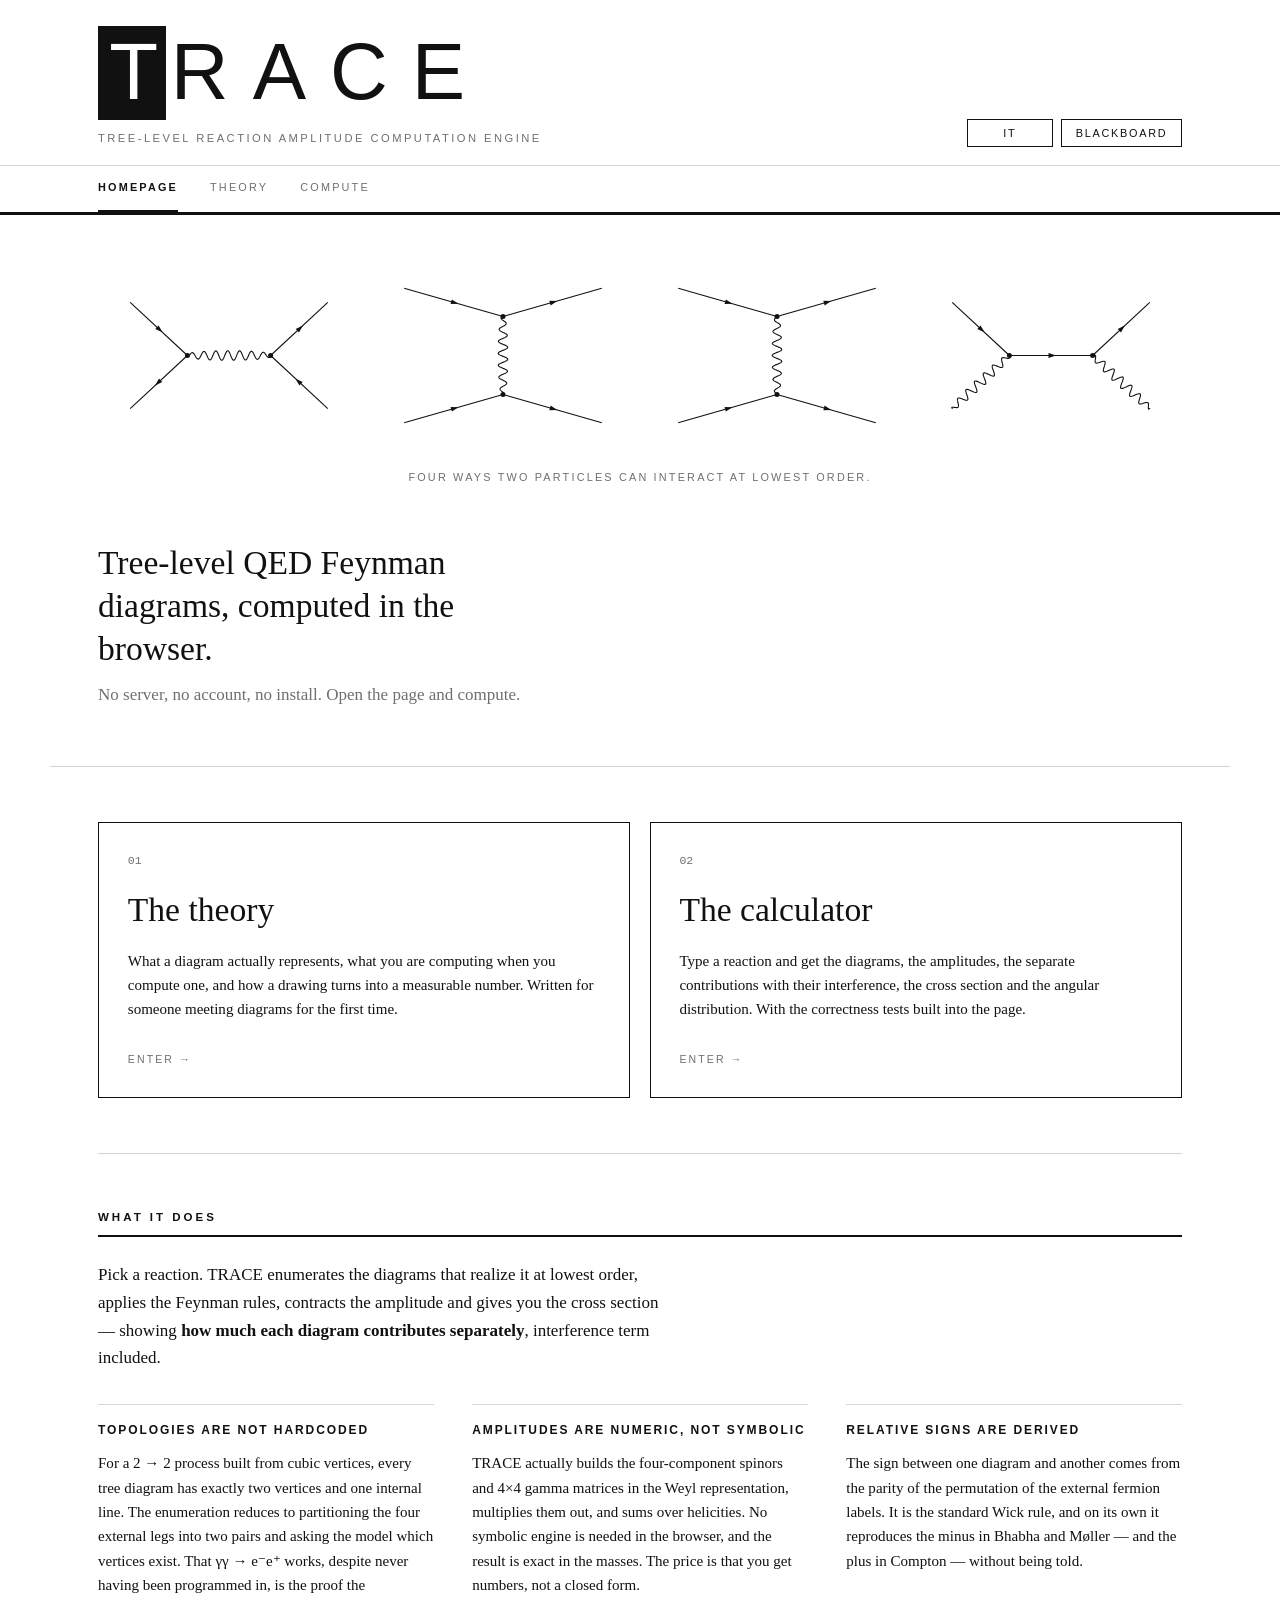
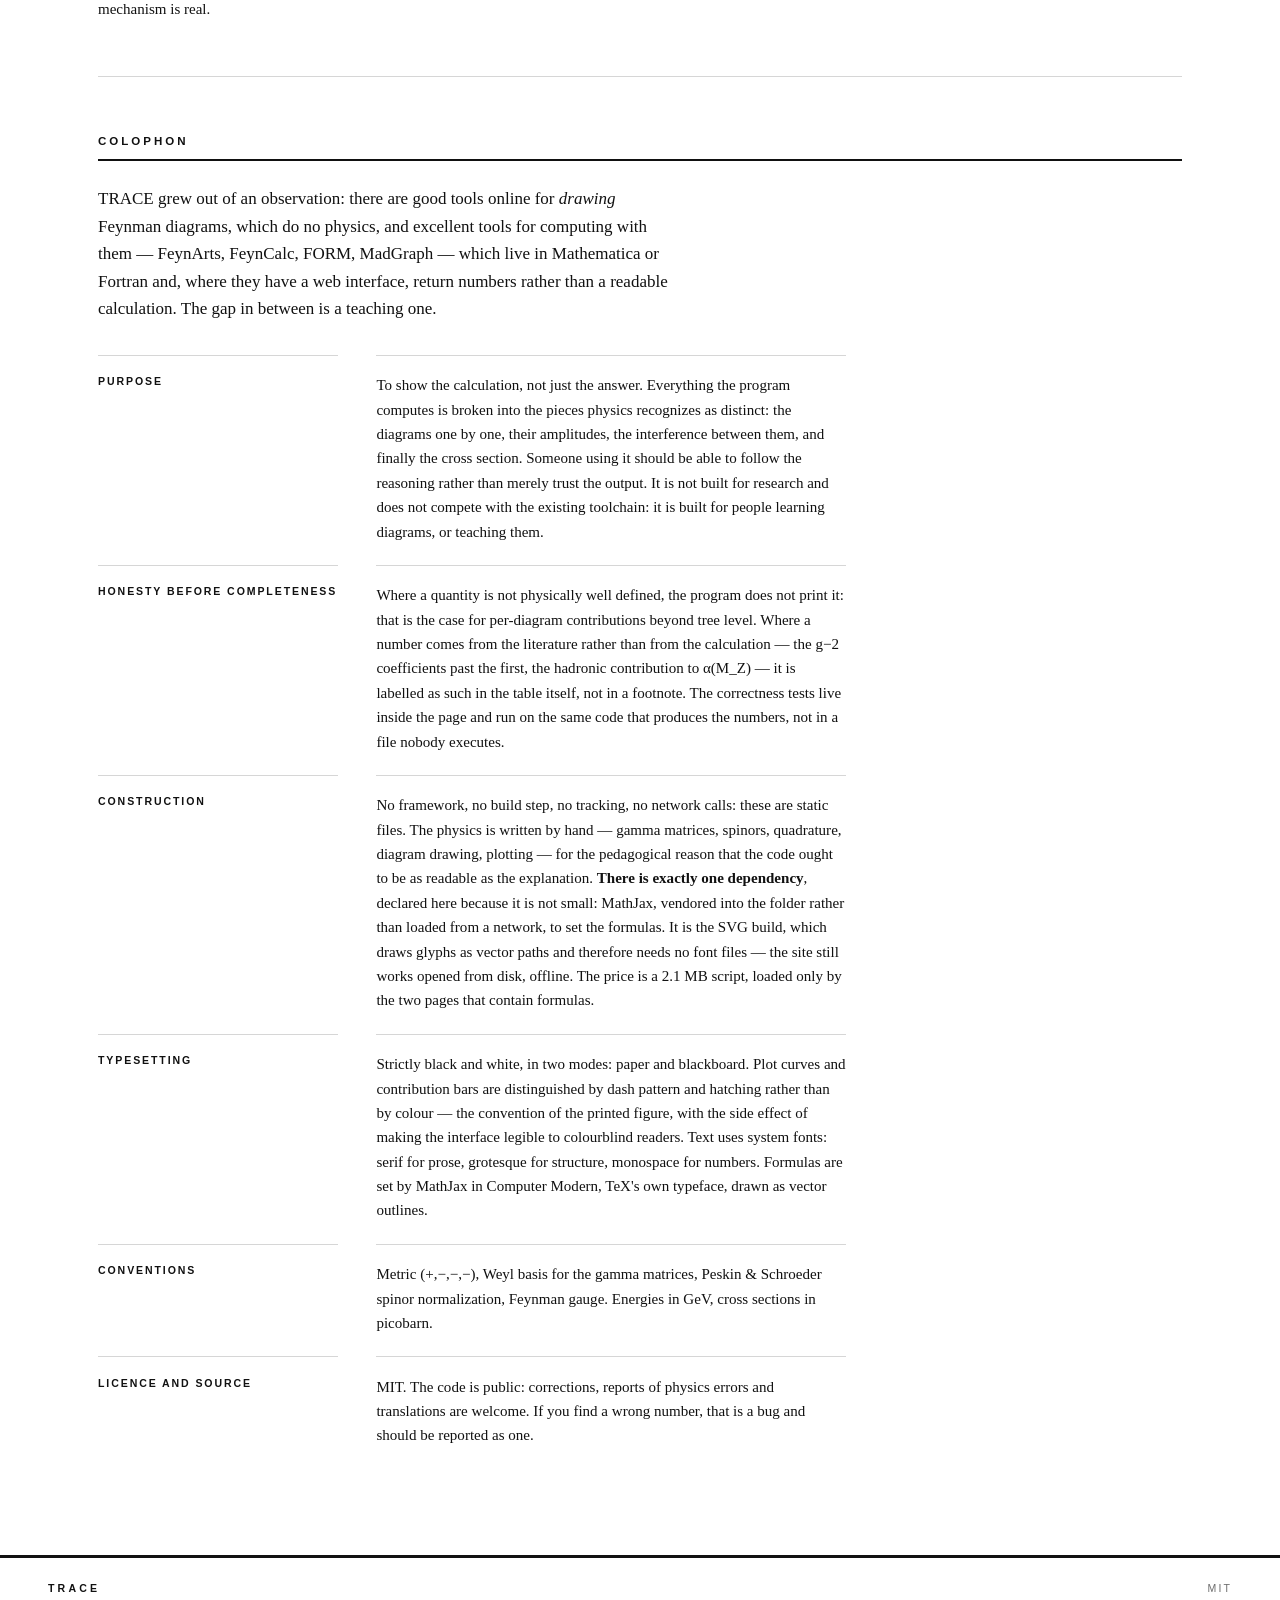
<file: index.html>
<!doctype html>
<html lang="it" data-theme="paper">
<head>
<meta charset="utf-8">
<meta name="viewport" content="width=device-width, initial-scale=1">
<title>TRACE</title>
<meta name="description" content="Tree-level QED Feynman diagrams computed in the browser: topologies, helicity amplitudes, cross sections.">
<link rel="icon" href="data:image/svg+xml;utf8,<svg xmlns='http://www.w3.org/2000/svg' viewBox='0 0 64 64'><circle cx='32' cy='32' r='32' fill='%23000'/><g stroke='%23fff' stroke-width='2.6' fill='none' stroke-linecap='round' stroke-linejoin='round'><path d='M11 19 H53'/><path d='M11 45 H53'/><path d='M32 19 L37 24 L27 30 L37 36 L27 42 L32 45'/></g><circle cx='32' cy='19' r='3.2' fill='%23fff'/><circle cx='32' cy='45' r='3.2' fill='%23fff'/></svg>">
<link rel="stylesheet" href="assets/css/trace.css">
<script>document.documentElement.dataset.theme = localStorage.getItem('trace-theme') || 'paper';</script>
</head>
<body class="page-home">

<header class="masthead">
  <div class="masthead-inner">
    <div class="brand">
      <h1 class="wordmark" data-mark="0">TRACE</h1>
      <p class="expand">Tree-level Reaction Amplitude Computation Engine</p>
    </div>
    <div class="toggles">
      <button id="langBtn" class="toggle" type="button">EN</button>
      <button id="themeBtn" class="toggle" type="button">lavagna</button>
    </div>
  </div>
  <nav class="nav">
    <div class="nav-inner">
      <a href="index.html" data-i18n="nav.home">Homepage</a>
      <a href="theory.html" data-i18n="nav.theory">Teoria</a>
      <a href="compute.html" data-i18n="nav.compute">Calcolo</a>
    </div>
  </nav>
</header>

<section class="hero">
  <div id="hero" class="hero-strip"></div>
  <p class="hero-caption" data-i18n="hero.caption"></p>
</section>

<div class="lede">
  <p class="lede-1" data-i18n="tagline"></p>
  <p class="lede-2" data-i18n="subtagline"></p>
</div>

<main>

  <section class="block">
    <div class="doors">
      <a class="door" href="theory.html">
        <span class="door-num">01</span>
        <h2 data-i18n="home.doorTheoryT"></h2>
        <p data-i18n="home.doorTheoryD"></p>
        <span class="door-go" data-i18n="home.enter"></span>
      </a>
      <a class="door" href="compute.html">
        <span class="door-num">02</span>
        <h2 data-i18n="home.doorComputeT"></h2>
        <p data-i18n="home.doorComputeD"></p>
        <span class="door-go" data-i18n="home.enter"></span>
      </a>
    </div>
  </section>

  <section class="block">
    <h2 data-i18n="sec.what"></h2>
    <p class="lead" data-i18n-html="what.lead"></p>
    <div class="triptych">
      <article>
        <h3 data-i18n="what.p1.title"></h3>
        <p data-i18n="what.p1"></p>
      </article>
      <article>
        <h3 data-i18n="what.p2.title"></h3>
        <p data-i18n="what.p2"></p>
      </article>
      <article>
        <h3 data-i18n="what.p3.title"></h3>
        <p data-i18n="what.p3"></p>
      </article>
    </div>
  </section>

  <section class="block" id="colophon">
    <h2 data-i18n="sec.colophon"></h2>
    <p class="lead" data-i18n-html="col.lead"></p>
    <dl class="colophon">
      <dt data-i18n="col.purposeT"></dt><dd data-i18n-html="col.purposeB"></dd>
      <dt data-i18n="col.honestT"></dt><dd data-i18n-html="col.honestB"></dd>
      <dt data-i18n="col.madeT"></dt><dd data-i18n-html="col.madeB"></dd>
      <dt data-i18n="col.typeT"></dt><dd data-i18n-html="col.typeB"></dd>
      <dt data-i18n="col.convT"></dt><dd data-i18n-html="col.convB"></dd>
      <dt data-i18n="col.licT"></dt><dd data-i18n-html="col.licB"></dd>
    </dl>
  </section>

</main>

<footer>
  <span class="fmark">TRACE</span>
  <span>MIT</span>
</footer>

<script src="assets/js/i18n.js"></script>
<script src="assets/js/math.js"></script>
<script src="assets/js/complex.js"></script>
<script src="assets/js/dirac.js"></script>
<script src="assets/js/model.js"></script>
<script src="assets/js/topology.js"></script>
<script src="assets/js/alpha.js"></script>
<script src="assets/js/amplitude.js"></script>
<script src="assets/js/render.js"></script>
<script src="assets/js/hero.js"></script>
<script src="assets/js/shell.js"></script>
<script>
  PAGE.onTheme = () => initHero(document.getElementById('hero'));
  document.addEventListener('DOMContentLoaded', () => {
    bootShell();
    initHero(document.getElementById('hero'));
    let rt;
    window.addEventListener('resize', () => {
      clearTimeout(rt);
      rt = setTimeout(() => initHero(document.getElementById('hero')), 150);
    });
  });
</script>
</body>
</html>
</file>
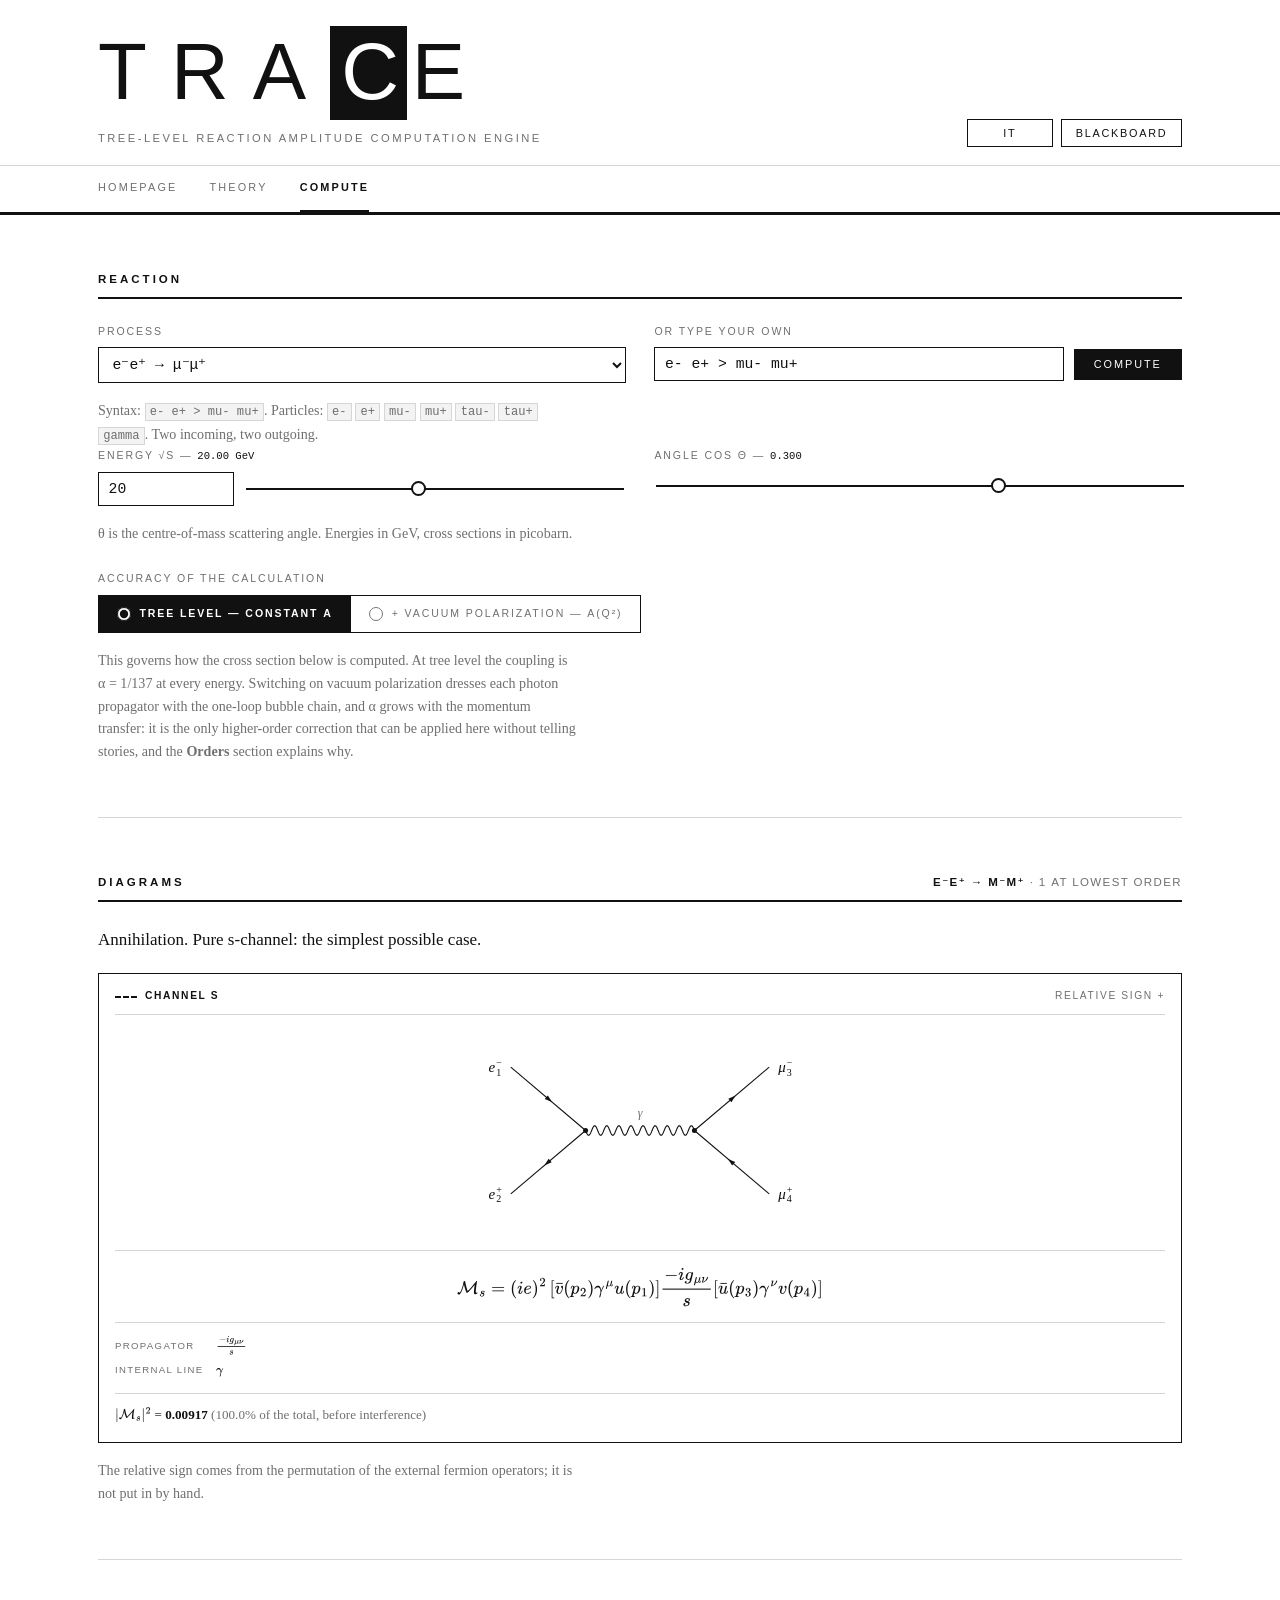
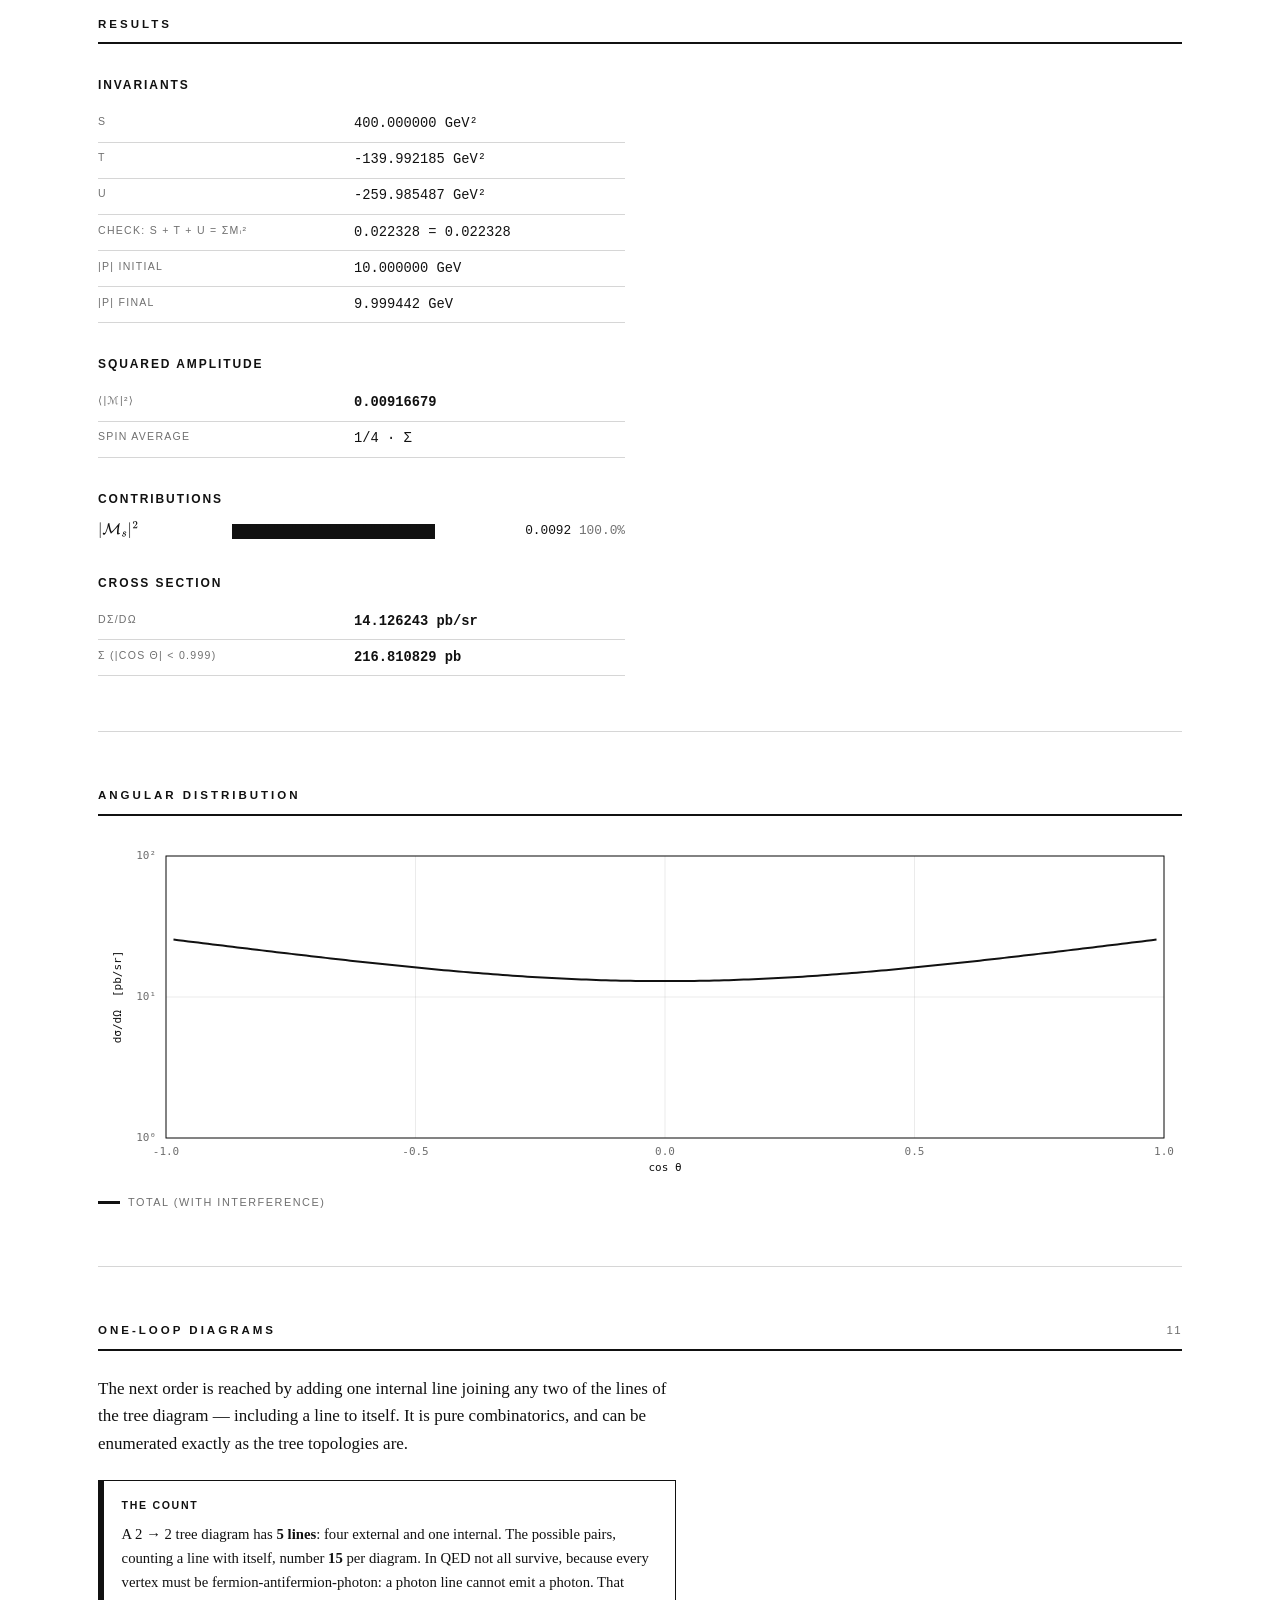
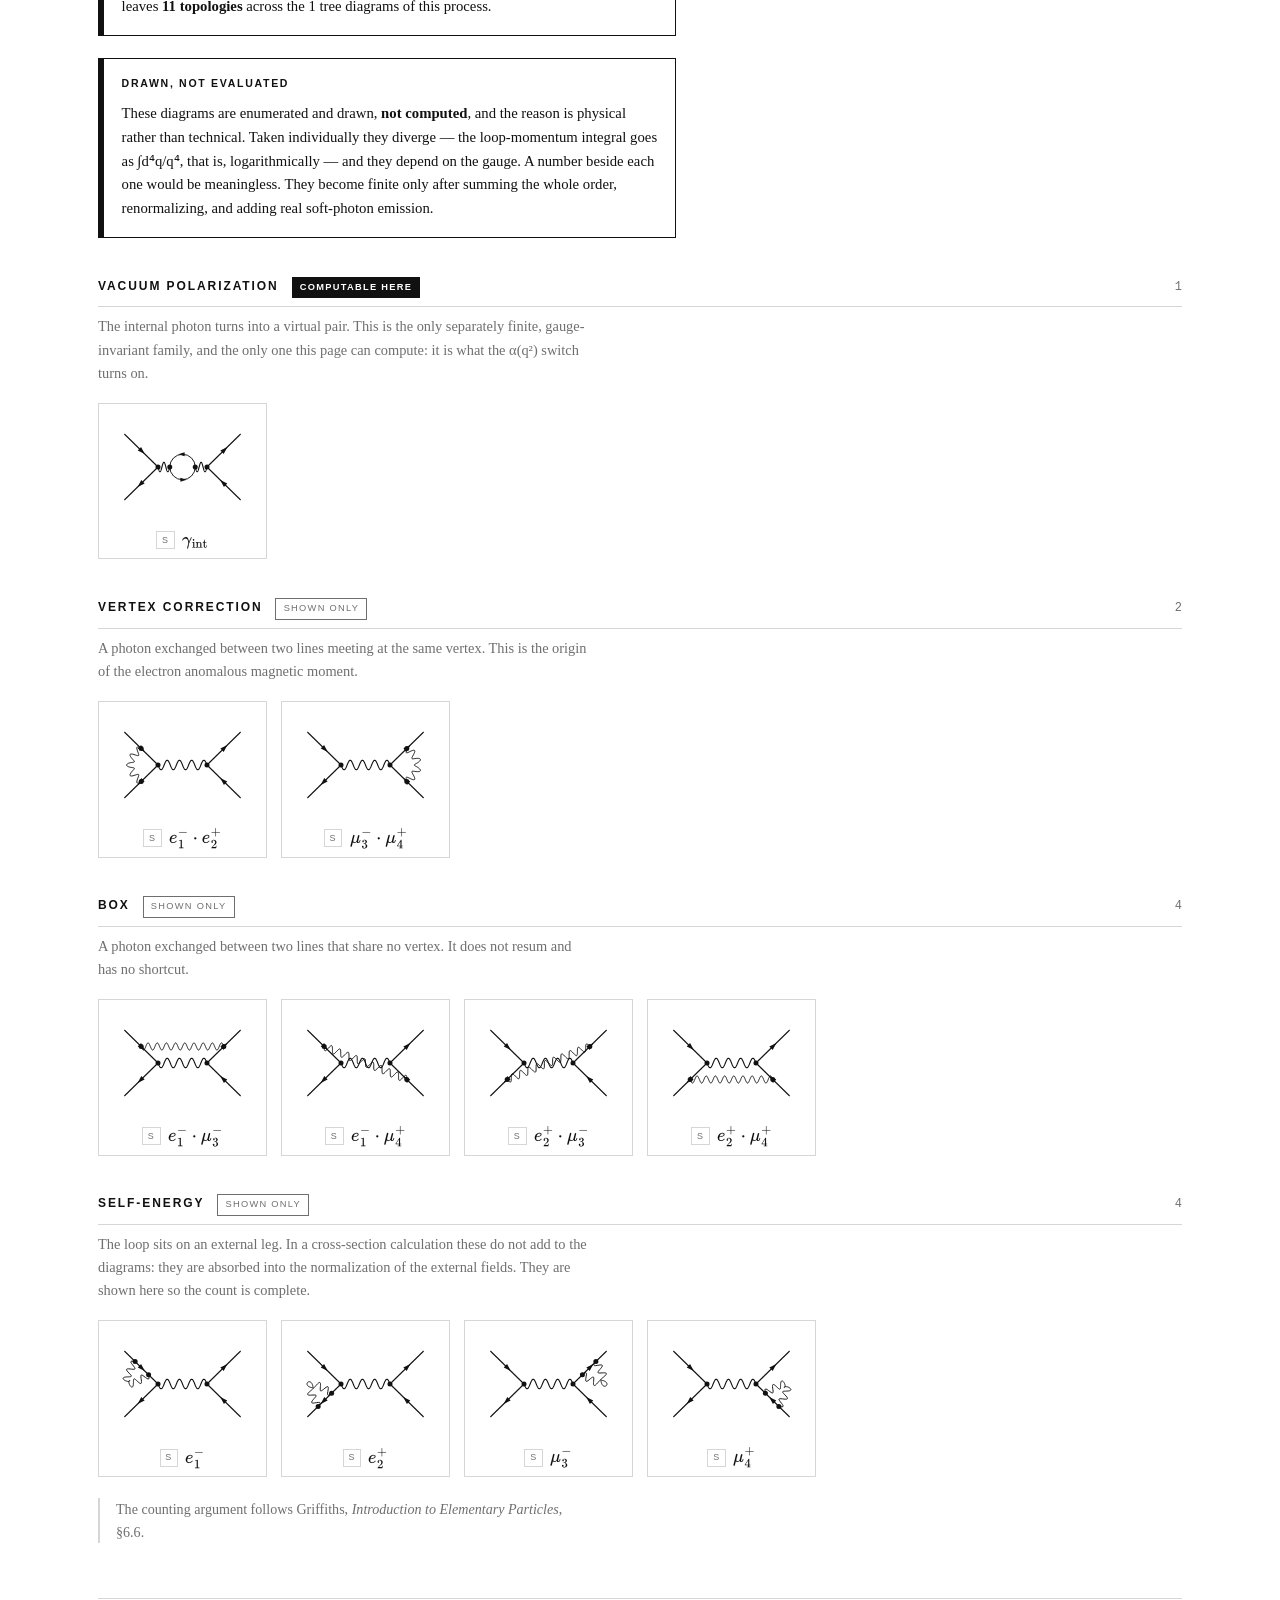
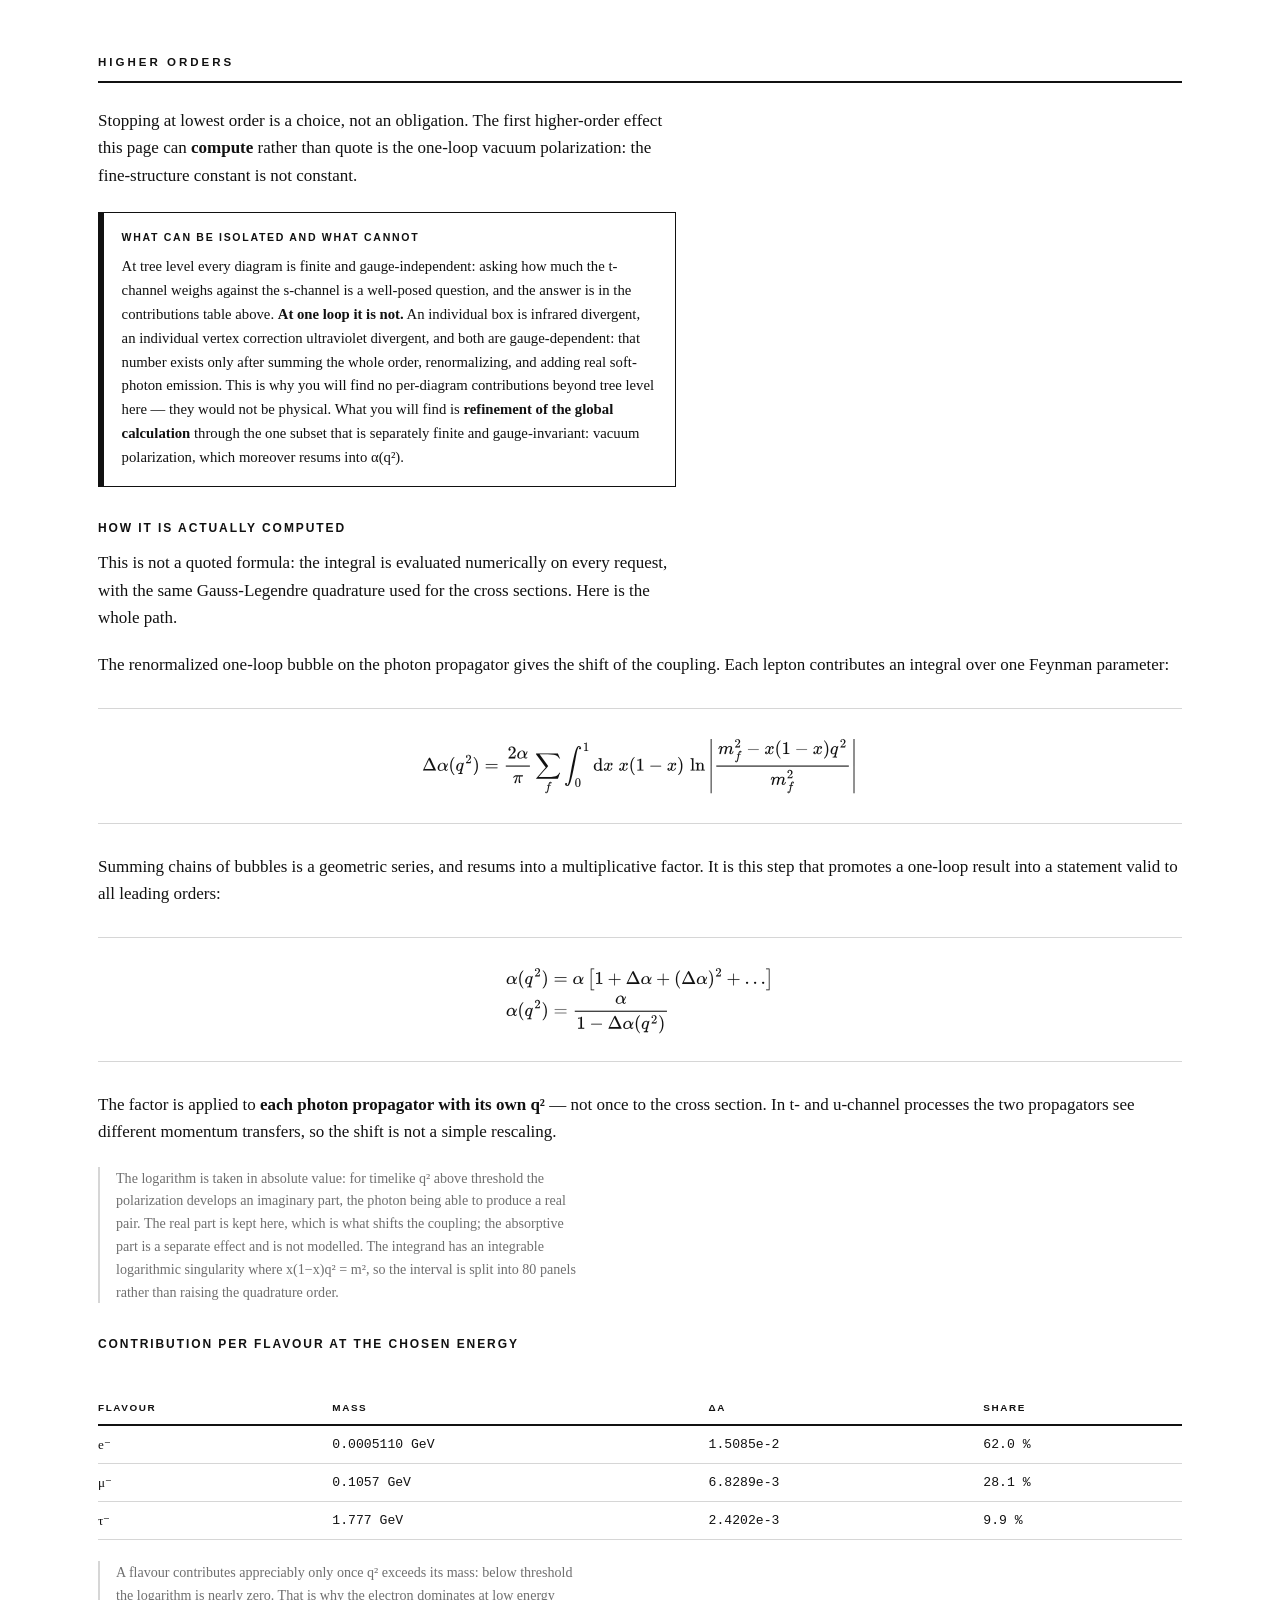
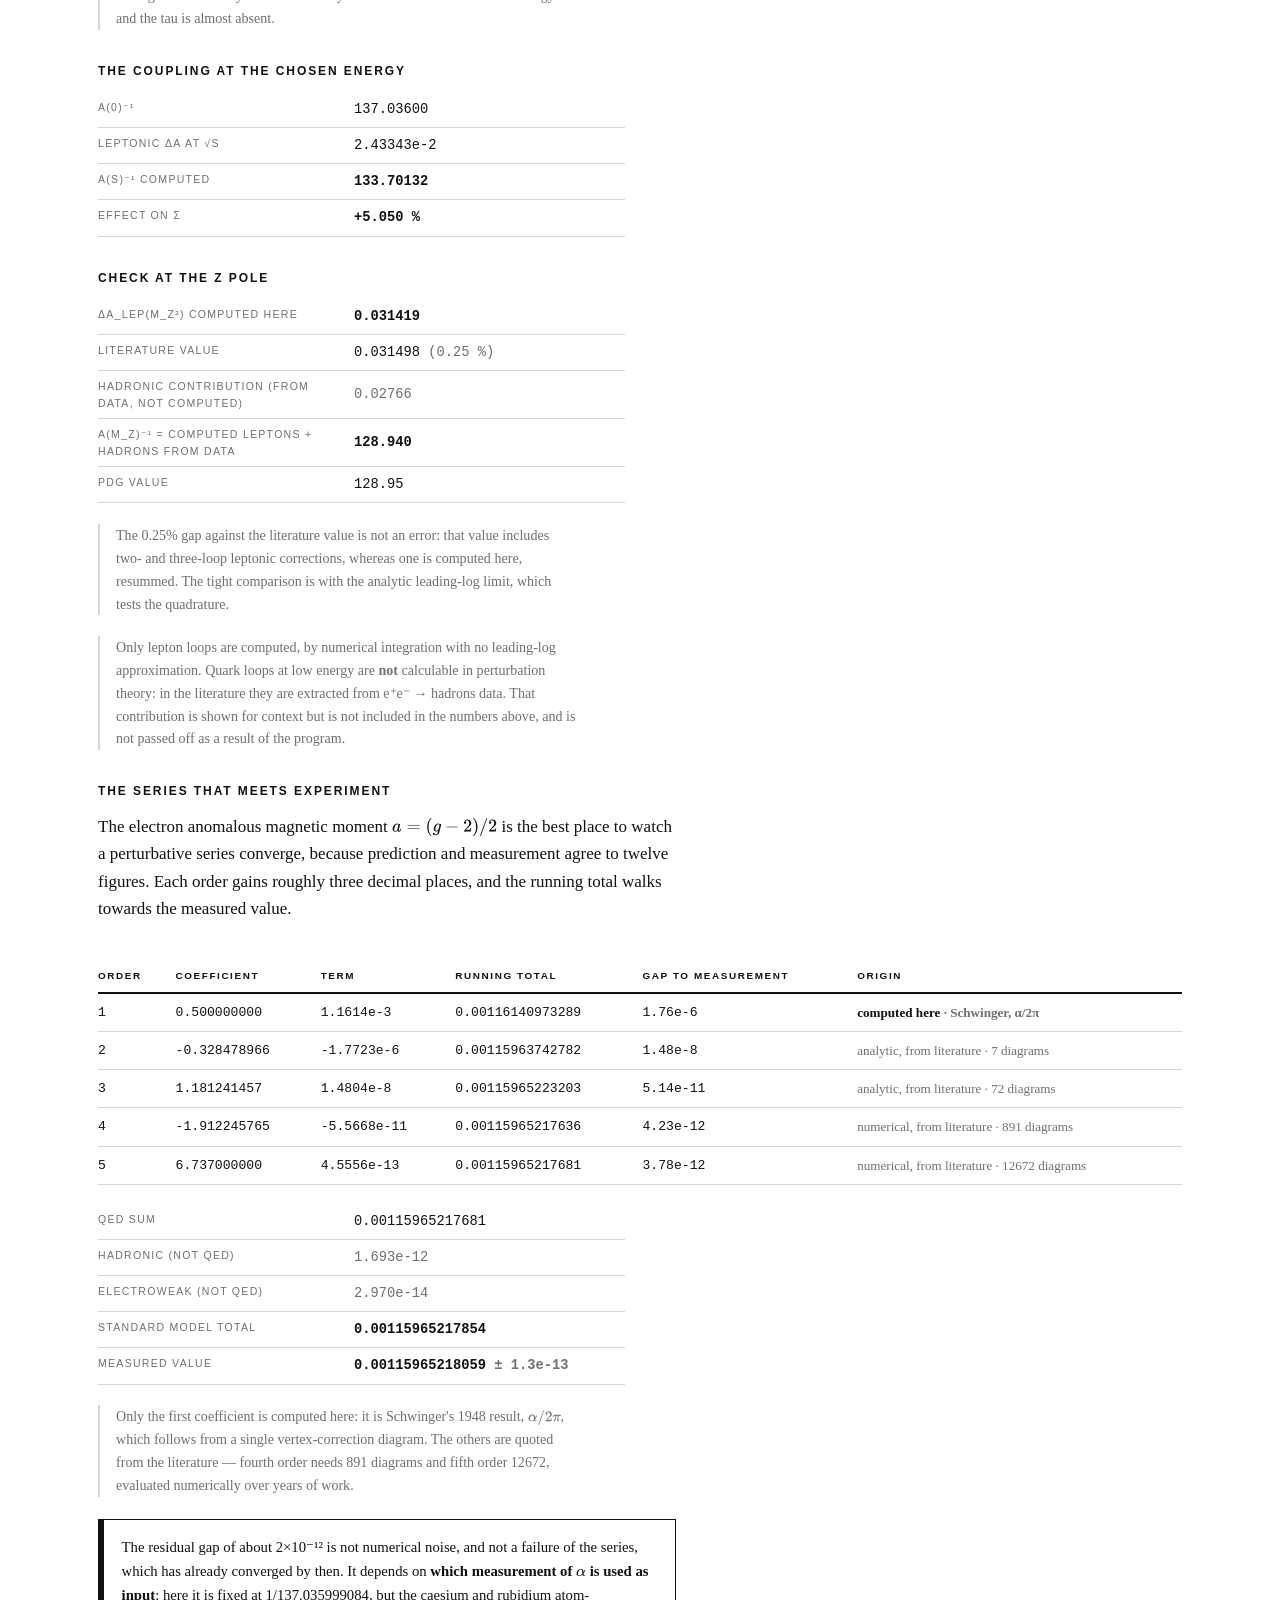
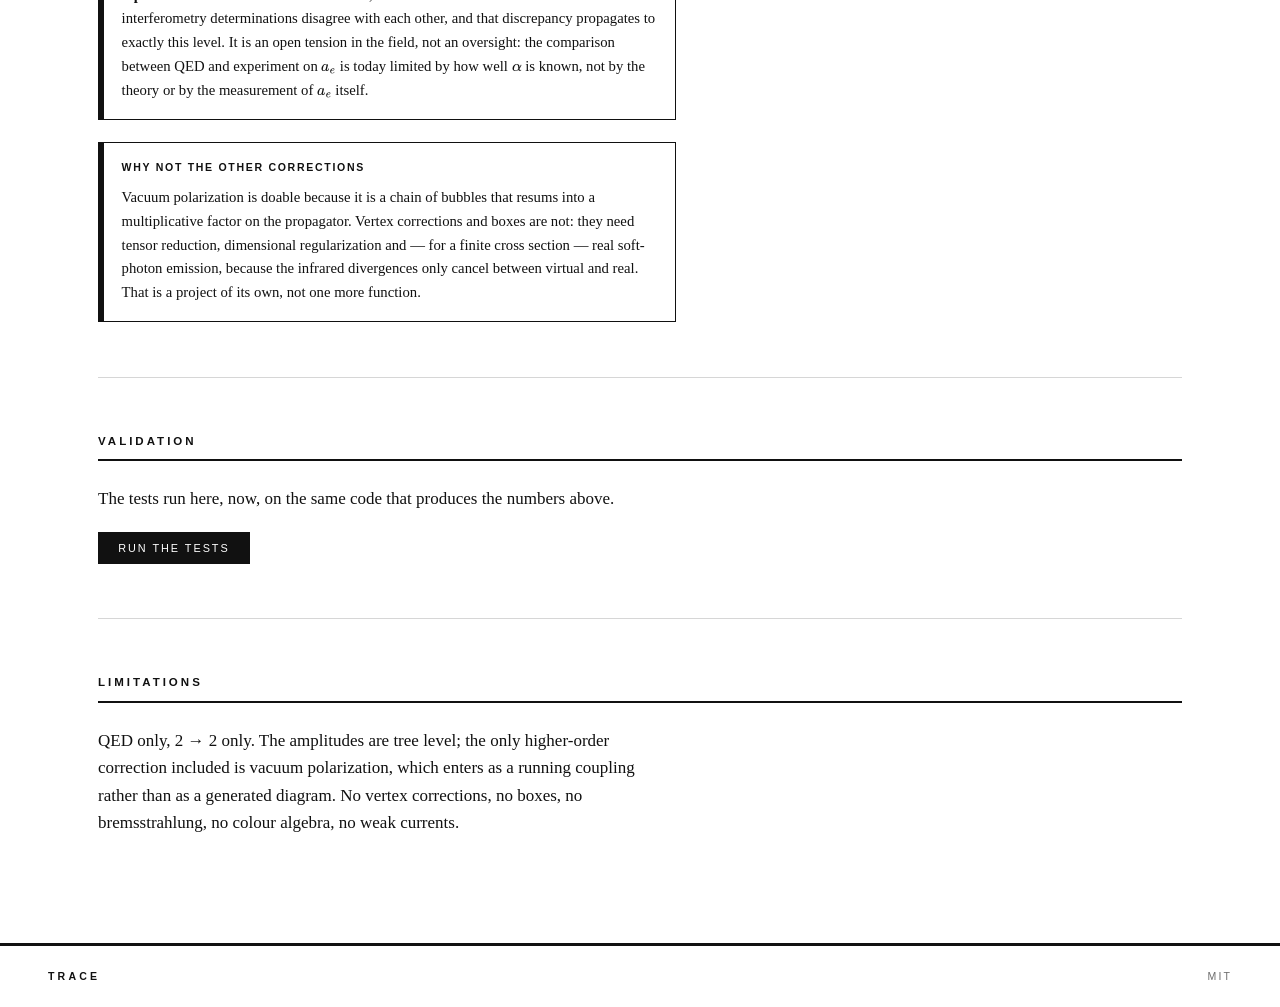
<file: compute.html>
<!doctype html>
<html lang="it" data-theme="paper">
<head>
<meta charset="utf-8">
<meta name="viewport" content="width=device-width, initial-scale=1">
<title>TRACE</title>
<meta name="description" content="Type a QED reaction and get its tree-level diagrams, amplitudes, per-diagram contributions, interference and cross section.">
<link rel="icon" href="data:image/svg+xml;utf8,<svg xmlns='http://www.w3.org/2000/svg' viewBox='0 0 64 64'><circle cx='32' cy='32' r='32' fill='%23000'/><g stroke='%23fff' stroke-width='2.6' fill='none' stroke-linecap='round' stroke-linejoin='round'><path d='M11 19 H53'/><path d='M11 45 H53'/><path d='M32 19 L37 24 L27 30 L37 36 L27 42 L32 45'/></g><circle cx='32' cy='19' r='3.2' fill='%23fff'/><circle cx='32' cy='45' r='3.2' fill='%23fff'/></svg>">
<link rel="stylesheet" href="assets/css/trace.css">
<script>document.documentElement.dataset.theme = localStorage.getItem('trace-theme') || 'paper';</script>
</head>
<body class="page-compute">

<header class="masthead">
  <div class="masthead-inner">
    <div class="brand">
      <h1 class="wordmark" data-mark="3"><a href="index.html">TRACE</a></h1>
      <p class="expand">Tree-level Reaction Amplitude Computation Engine</p>
    </div>
    <div class="toggles">
      <button id="langBtn" class="toggle" type="button">EN</button>
      <button id="themeBtn" class="toggle" type="button">lavagna</button>
    </div>
  </div>
  <nav class="nav">
    <div class="nav-inner">
      <a href="index.html" data-i18n="nav.home">Homepage</a>
      <a href="theory.html" data-i18n="nav.theory">Teoria</a>
      <a href="compute.html" data-i18n="nav.compute">Calcolo</a>
    </div>
  </nav>
</header>

<main>

  <section class="block">
    <h2 data-i18n="sec.calc"></h2>

    <div class="controls">
      <div class="ctrl">
        <label for="reaction" data-i18n="ctrl.preset"></label>
        <select id="reaction"></select>
      </div>
      <div class="ctrl wide">
        <label for="customInput" data-i18n="ctrl.custom"></label>
        <div class="inline">
          <input id="customInput" type="text" spellcheck="false" autocomplete="off" placeholder="e- e+ > mu- mu+">
          <button id="customGo" class="btn" type="button" data-i18n="ctrl.go"></button>
        </div>
      </div>
    </div>
    <p class="help" data-i18n-html="ctrl.customHelp"></p>
    <p id="customError" class="error"></p>

    <div class="controls">
      <div class="ctrl wide">
        <label for="sqrtSslider"><span data-i18n="ctrl.sqrtS"></span> — <span id="sqrtSecho" class="echo"></span></label>
        <div class="inline">
          <input id="sqrtS" type="number" step="any" min="0.001">
          <input id="sqrtSslider" class="slider" type="range" min="-0.7" max="3.7" step="0.001">
        </div>
      </div>
      <div class="ctrl wide">
        <label for="cosSlider"><span data-i18n="ctrl.cos"></span> — <span id="cosEcho" class="echo"></span></label>
        <input id="cosSlider" class="slider" type="range" min="-0.98" max="0.98" step="0.005">
      </div>
    </div>
    <p class="help" data-i18n="ctrl.hint"></p>

    <!-- The accuracy switch belongs with the inputs, not buried below the
         results: it changes every number on the page. -->
    <div class="ctrl order-ctrl">
      <label data-i18n="ctrl.order"></label>
      <div class="segmented">
        <label class="seg">
          <input type="radio" name="order" value="tree" checked>
          <span data-i18n="ctrl.orderTree"></span>
        </label>
        <label class="seg">
          <input type="radio" name="order" value="vp">
          <span data-i18n="ctrl.orderVP"></span>
        </label>
      </div>
    </div>
    <p class="help" data-i18n-html="ctrl.orderHelp"></p>
  </section>

  <section class="block">
    <h2>
      <span data-i18n="sec.diagrams"></span>
      <span class="rule-count"><b id="reactionName"></b> · <span id="ndiag">–</span> <span data-i18n="diag.order"></span></span>
    </h2>
    <p id="note" class="lead"></p>
    <div id="diagrams" class="diagram-grid"></div>
    <p class="help" data-i18n="diag.note"></p>
  </section>

  <section class="block">
    <h2 data-i18n="sec.results"></h2>
    <div id="results"></div>
  </section>

  <section class="block" id="plotwrap">
    <h2 data-i18n="sec.plot"></h2>
    <div class="plot-slot"><canvas id="plot"></canvas></div>
    <div id="legend" class="legend"></div>
  </section>

  <section class="block">
    <h2>
      <span data-i18n="sec.loops"></span>
      <span class="rule-count" id="loopCount"></span>
    </h2>
    <p class="lead" data-i18n="loops.lead"></p>
    <div id="loops"></div>
  </section>

  <section class="block">
    <h2 data-i18n="sec.orders"></h2>
    <p class="lead" data-i18n-html="orders.lead"></p>
    <div class="callout">
      <h4 data-i18n="orders.scopeTitle"></h4>
      <p data-i18n-html="orders.scopeBody"></p>
    </div>
    <div id="orders"></div>
    <div class="callout">
      <h4 data-i18n="orders.whyNot"></h4>
      <p data-i18n="orders.whyNotBody"></p>
    </div>
  </section>

  <section class="block">
    <h2 data-i18n="sec.validation"></h2>
    <p class="lead" data-i18n="val.lead"></p>
    <button id="runval" class="btn" type="button" data-i18n="val.run"></button>
    <div id="validation"></div>
  </section>

  <section class="block">
    <h2 data-i18n="sec.about"></h2>
    <p class="lead" data-i18n="about.text"></p>
  </section>

</main>

<footer>
  <span class="fmark">TRACE</span>
  <span>MIT</span>
</footer>

<script src="assets/js/i18n.js"></script>
<script src="assets/js/math.js"></script>
<script id="MathJax-script" src="assets/vendor/tex-svg.js"></script>
<script src="assets/js/complex.js"></script>
<script src="assets/js/dirac.js"></script>
<script src="assets/js/model.js"></script>
<script src="assets/js/parse.js"></script>
<script src="assets/js/kinematics.js"></script>
<script src="assets/js/topology.js"></script>
<script src="assets/js/alpha.js"></script>
<script src="assets/js/gminus2.js"></script>
<script src="assets/js/amplitude.js"></script>
<script src="assets/js/loops.js"></script>
<script src="assets/js/render.js"></script>
<script src="assets/js/plot.js"></script>
<script src="assets/js/validate.js"></script>
<script src="assets/js/shell.js"></script>
<script src="assets/js/app.js"></script>
</body>
</html>
</file>
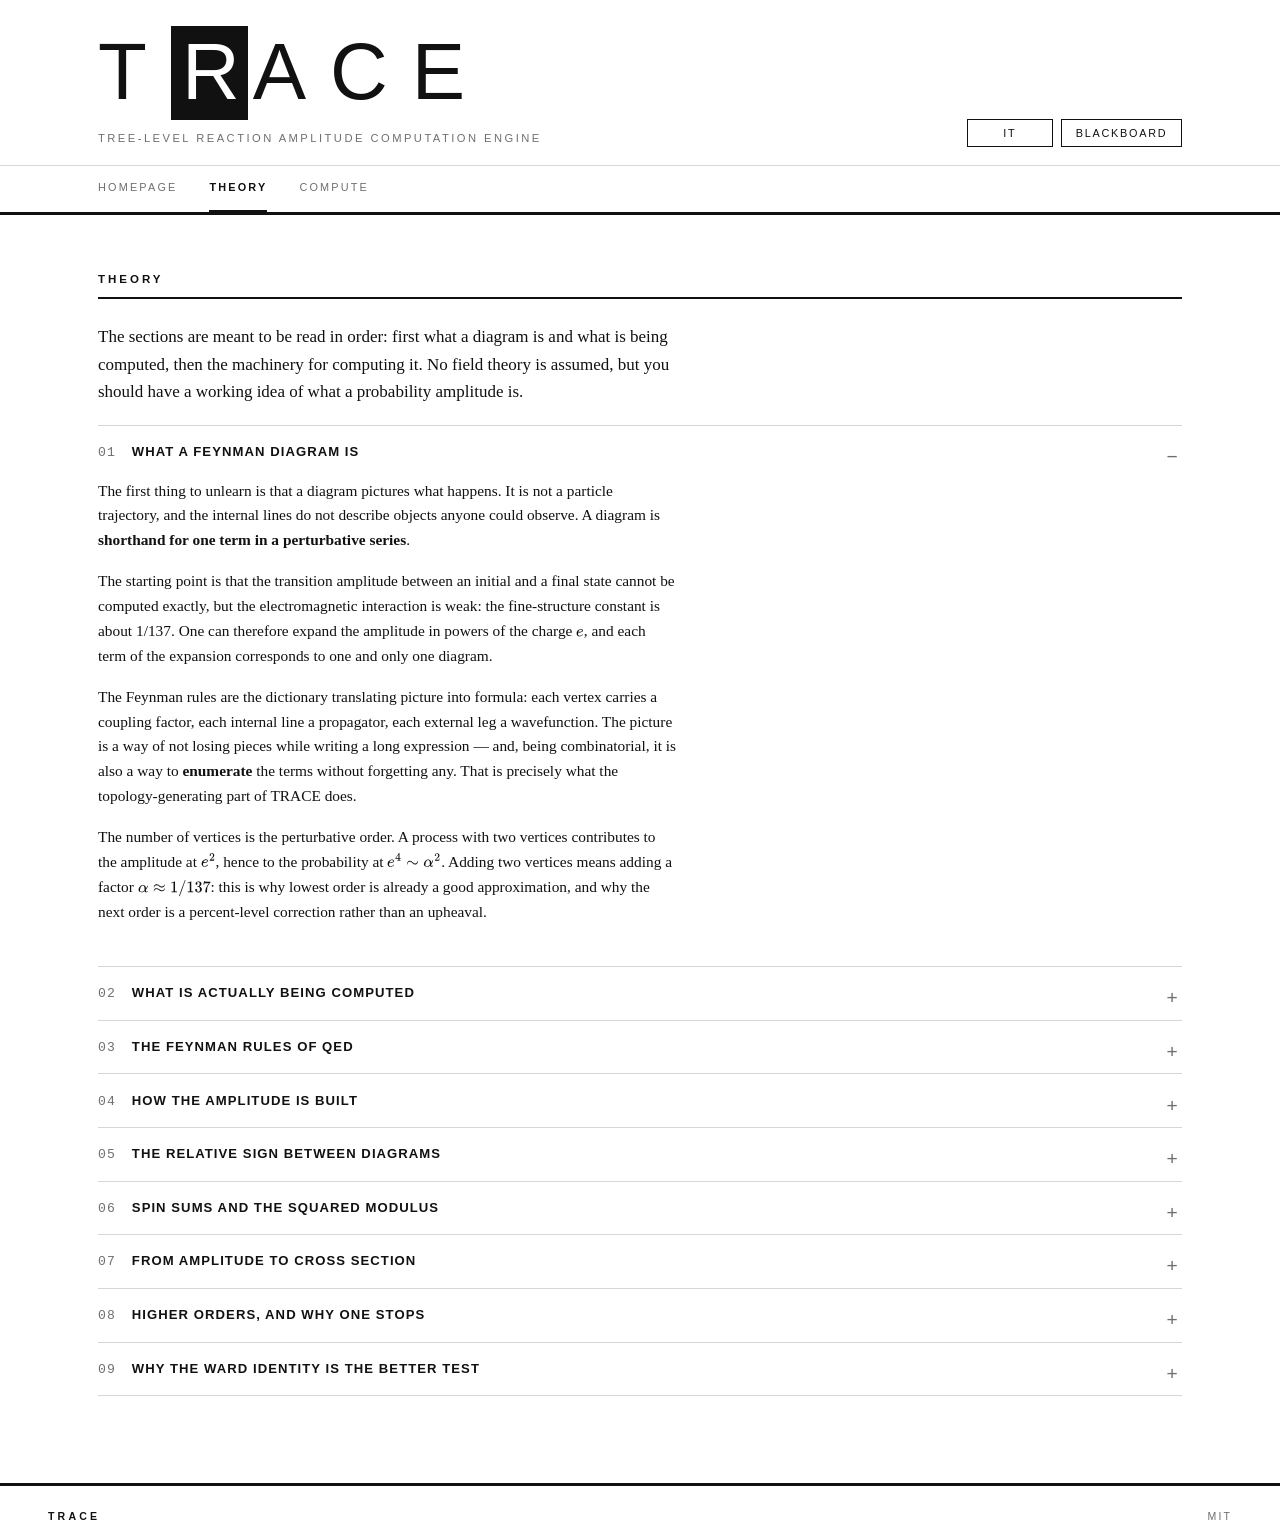
<file: theory.html>
<!doctype html>
<html lang="it" data-theme="paper">
<head>
<meta charset="utf-8">
<meta name="viewport" content="width=device-width, initial-scale=1">
<title>TRACE</title>
<meta name="description" content="What a Feynman diagram represents, what it computes, and how a drawing becomes a measurable cross section.">
<link rel="icon" href="data:image/svg+xml;utf8,<svg xmlns='http://www.w3.org/2000/svg' viewBox='0 0 64 64'><circle cx='32' cy='32' r='32' fill='%23000'/><g stroke='%23fff' stroke-width='2.6' fill='none' stroke-linecap='round' stroke-linejoin='round'><path d='M11 19 H53'/><path d='M11 45 H53'/><path d='M32 19 L37 24 L27 30 L37 36 L27 42 L32 45'/></g><circle cx='32' cy='19' r='3.2' fill='%23fff'/><circle cx='32' cy='45' r='3.2' fill='%23fff'/></svg>">
<link rel="stylesheet" href="assets/css/trace.css">
<script>document.documentElement.dataset.theme = localStorage.getItem('trace-theme') || 'paper';</script>
</head>
<body class="page-theory">

<header class="masthead">
  <div class="masthead-inner">
    <div class="brand">
      <h1 class="wordmark" data-mark="1"><a href="index.html">TRACE</a></h1>
      <p class="expand">Tree-level Reaction Amplitude Computation Engine</p>
    </div>
    <div class="toggles">
      <button id="langBtn" class="toggle" type="button">EN</button>
      <button id="themeBtn" class="toggle" type="button">lavagna</button>
    </div>
  </div>
  <nav class="nav">
    <div class="nav-inner">
      <a href="index.html" data-i18n="nav.home">Homepage</a>
      <a href="theory.html" data-i18n="nav.theory">Teoria</a>
      <a href="compute.html" data-i18n="nav.compute">Calcolo</a>
    </div>
  </nav>
</header>

<main>

  <section class="block">
    <h2 data-i18n="sec.theory"></h2>
    <p class="lead" data-i18n="theory.lead"></p>
    <div id="theory"></div>
  </section>

</main>

<footer>
  <span class="fmark">TRACE</span>
  <span>MIT</span>
</footer>

<script src="assets/js/i18n.js"></script>
<script src="assets/js/math.js"></script>
<script id="MathJax-script" src="assets/vendor/tex-svg.js"></script>
<script src="assets/js/theory.js"></script>
<script src="assets/js/shell.js"></script>
<script>
  PAGE.onLang = () => renderTheory(document.getElementById('theory'));
  document.addEventListener('DOMContentLoaded', bootShell);
</script>
</body>
</html>
</file>
<file: assets/css/trace.css>
/* TRACE — strictly monochrome, print-derived styling.

   Two modes, both black and white: "paper" (ink on white) and "board"
   (chalk on black). No hue anywhere. Series and quantities are told apart by
   line pattern, hatching and weight — the way a printed physics figure does it,
   which also happens to make the whole thing colourblind-proof by construction.

   System fonts for text; formulas are set by MathJax in Computer Modern.
   Nothing is fetched at runtime — MathJax is vendored under assets/vendor. */

:root[data-theme='paper'] {
  --paper: #ffffff;
  --ink: #111111;
  --mid: #6f6f6f;
  --hair: #d6d6d6;
  --wash: #f3f3f3;
}

:root[data-theme='board'] {
  --paper: #0c0c0c;
  --ink: #f0f0f0;
  --mid: #8c8c8c;
  --hair: #2d2d2d;
  --wash: #171717;
}

:root {
  --serif: 'Iowan Old Style', 'Palatino Linotype', Palatino, Georgia, 'Times New Roman', serif;
  --sans: 'Helvetica Neue', Helvetica, Arial, system-ui, sans-serif;
  --mono: ui-monospace, 'Cascadia Mono', 'SF Mono', Menlo, Consolas, monospace;
  --measure: 68ch;
  --gutter: clamp(1.1rem, 4vw, 3rem);
}

* { box-sizing: border-box; }

html { -webkit-text-size-adjust: 100%; }

body {
  margin: 0;
  background: var(--paper);
  color: var(--ink);
  font: 17px/1.62 var(--serif);
  -webkit-font-smoothing: antialiased;
}

::selection { background: var(--ink); color: var(--paper); }

/* ---------- masthead ---------- */

.masthead { border-bottom: 3px solid var(--ink); }
.masthead-inner {
  max-width: 1180px;
  margin: 0 auto;
  padding: 1.6rem var(--gutter) 1.1rem;
  display: flex;
  align-items: flex-end;
  justify-content: space-between;
  gap: 1.5rem;
  flex-wrap: wrap;
}
/* The wordmark is a link on the subpages and plain text on the cover; without
   this it inherits the browser's default link colour there and the title is a
   different colour depending on which page you are on. */
.wordmark a { color: inherit; text-decoration: none; }

/* One letter per page is set in negative — paper on ink — so each section of
   the site is identifiable at a glance without introducing a second colour. */
.wordmark .ltr { display: inline-block; }
/* The negative letter needs its own tighter tracking: the block would otherwise
   inherit the wordmark's wide letterspace as trailing padding inside the box. */
.wordmark .ltr.neg {
  background: var(--ink);
  color: var(--paper);
  padding: 0.08em 0.1em 0.1em 0.14em;
  margin-right: 0.06em;
  letter-spacing: 0;
}

/* The wordmark is set light and wide rather than heavy: at this size the
   letterforms carry the presence, and the weight was fighting the line work of
   the diagrams below it. The subtitle is optically aligned to the left edge of
   the T — a wide letterspace shifts the visual left edge, which is why the
   negative text-indent is needed to make the two line up. */
.brand { display: block; }
.wordmark {
  font-family: var(--sans);
  font-size: clamp(2.6rem, 9.5vw, 5rem);
  font-weight: 300;
  letter-spacing: 0.3em;
  line-height: 1;
  margin: 0;
}
.expand {
  font-family: var(--sans);
  font-size: clamp(0.58rem, 1.4vw, 0.7rem);
  font-weight: 400;
  letter-spacing: 0.22em;
  text-transform: uppercase;
  color: var(--mid);
  margin: 0.55rem 0 0;
}

.toggles { display: flex; gap: 0.5rem; }
.toggle {
  font-family: var(--sans);
  font-size: 0.68rem;
  letter-spacing: 0.16em;
  text-transform: uppercase;
  background: transparent;
  color: var(--ink);
  border: 1.5px solid var(--ink);
  padding: 0.42rem 0.85rem;
  cursor: pointer;
  min-width: 5.4rem;
}
.toggle:hover { background: var(--ink); color: var(--paper); }

/* ---------- hero: the diagrams are the front page ---------- */

.hero {
  max-width: 1180px;
  margin: 0 auto;
  padding: clamp(1.5rem, 5vw, 3.2rem) var(--gutter) 1.2rem;
}
.hero-strip {
  display: flex;
  flex-wrap: wrap;
  gap: 14px;
  justify-content: center;
  align-items: center;
}
.hero-strip canvas { display: block; }
.hero-caption {
  font-family: var(--sans);
  font-size: 0.68rem;
  letter-spacing: 0.2em;
  text-transform: uppercase;
  color: var(--mid);
  text-align: center;
  margin: 1.6rem 0 0;
}

.lede {
  max-width: 1180px;
  margin: 0 auto;
  padding: 0 var(--gutter) clamp(2rem, 6vw, 3.6rem);
  border-bottom: 1px solid var(--hair);
}
.lede-1 {
  font-size: clamp(1.35rem, 3.4vw, 2.1rem);
  line-height: 1.28;
  margin: 2.2rem 0 0.7rem;
  max-width: 26ch;
  font-weight: 400;
}
.lede-2 { color: var(--mid); margin: 0; max-width: var(--measure); }

/* ---------- blocks ---------- */

main {
  max-width: 1180px;
  margin: 0 auto;
  padding: 0 var(--gutter);
}

.block { padding: clamp(2.2rem, 6vw, 3.4rem) 0; border-bottom: 1px solid var(--hair); }
.block:last-child { border-bottom: 0; }

.block > h2 {
  font-family: var(--sans);
  font-size: 0.72rem;
  font-weight: 700;
  letter-spacing: 0.26em;
  text-transform: uppercase;
  margin: 0 0 1.5rem;
  padding-bottom: 0.55rem;
  border-bottom: 2px solid var(--ink);
  display: flex;
  justify-content: space-between;
  align-items: baseline;
  gap: 1rem;
  flex-wrap: wrap;
}
.rule-count { font-weight: 400; letter-spacing: 0.12em; color: var(--mid); }
.rule-count b { color: var(--ink); font-weight: 700; }

h3 {
  font-family: var(--sans);
  font-size: 0.75rem;
  font-weight: 700;
  letter-spacing: 0.16em;
  text-transform: uppercase;
  margin: 2rem 0 0.7rem;
}

.lead { max-width: var(--measure); margin: 0 0 1.2rem; }
.help { color: var(--mid); font-size: 0.88rem; max-width: var(--measure); margin: 1rem 0 0; }
.aside {
  color: var(--mid);
  font-size: 0.88rem;
  border-left: 2px solid var(--hair);
  padding-left: 1rem;
  margin: 1.3rem 0 0;
  max-width: var(--measure);
}
.dim { color: var(--mid); }
.empty { color: var(--mid); font-style: italic; }

code {
  font-family: var(--mono);
  font-size: 0.86em;
  background: var(--wash);
  padding: 0.08em 0.35em;
  border: 1px solid var(--hair);
  white-space: nowrap;
}

/* ---------- triptych ---------- */

.triptych {
  display: grid;
  grid-template-columns: repeat(auto-fit, minmax(250px, 1fr));
  gap: 1.6rem 2.4rem;
  margin-top: 2rem;
}
.triptych article { border-top: 1px solid var(--hair); padding-top: 1rem; }
.triptych h3 { margin-top: 0; }
.triptych p { font-size: 0.94rem; margin: 0; }

/* ---------- controls ---------- */

.controls {
  display: grid;
  grid-template-columns: repeat(auto-fit, minmax(260px, 1fr));
  gap: 1.1rem 1.8rem;
  margin-bottom: 1rem;
}
.ctrl { display: flex; flex-direction: column; gap: 0.45rem; }
.ctrl.wide { grid-column: span 1; }
.ctrl label {
  font-family: var(--sans);
  font-size: 0.66rem;
  letter-spacing: 0.18em;
  text-transform: uppercase;
  color: var(--mid);
}
.echo { color: var(--ink); font-family: var(--mono); letter-spacing: 0; text-transform: none; }
.inline { display: flex; gap: 0.6rem; align-items: center; }
.inline .slider { flex: 1; }

select, input[type='text'], input[type='number'] {
  font-family: var(--mono);
  font-size: 0.92rem;
  background: var(--paper);
  color: var(--ink);
  border: 1.5px solid var(--ink);
  border-radius: 0;
  padding: 0.5rem 0.6rem;
  width: 100%;
}
input[type='number'] { width: 8.5rem; flex: none; }
select:focus-visible, input:focus-visible, .btn:focus-visible, .toggle:focus-visible {
  outline: 2px solid var(--ink);
  outline-offset: 2px;
}

.slider {
  -webkit-appearance: none; appearance: none;
  width: 100%; height: 1.5rem; background: transparent; cursor: pointer;
}
.slider::-webkit-slider-runnable-track { height: 2px; background: var(--ink); }
.slider::-moz-range-track { height: 2px; background: var(--ink); }
.slider::-webkit-slider-thumb {
  -webkit-appearance: none; appearance: none;
  width: 15px; height: 15px; margin-top: -6.5px;
  background: var(--paper); border: 2px solid var(--ink); border-radius: 50%;
}
.slider::-moz-range-thumb {
  width: 13px; height: 13px;
  background: var(--paper); border: 2px solid var(--ink); border-radius: 50%;
}

.btn {
  font-family: var(--sans);
  font-size: 0.68rem;
  letter-spacing: 0.18em;
  text-transform: uppercase;
  background: var(--ink);
  color: var(--paper);
  border: 1.5px solid var(--ink);
  padding: 0.55rem 1.2rem;
  cursor: pointer;
  white-space: nowrap;
}
.btn:hover { background: var(--paper); color: var(--ink); }

.error:empty { display: none; }
.error {
  font-size: 0.9rem;
  border: 1.5px solid var(--ink);
  border-left-width: 6px;
  padding: 0.7rem 0.9rem;
  margin: 0.8rem 0 0;
  max-width: var(--measure);
}

/* ---------- diagrams ---------- */

.diagram-grid {
  display: grid;
  grid-template-columns: repeat(auto-fit, minmax(300px, 1fr));
  gap: 1.4rem;
}
.diagram { margin: 0; border: 1.5px solid var(--ink); padding: 0.9rem 1rem 1.1rem; }
.diagram-head {
  display: flex;
  justify-content: space-between;
  align-items: center;
  gap: 0.8rem;
  font-family: var(--sans);
  font-size: 0.64rem;
  letter-spacing: 0.16em;
  text-transform: uppercase;
  padding-bottom: 0.6rem;
  border-bottom: 1px solid var(--hair);
}
.diagram-head .chan { display: inline-flex; align-items: center; gap: 0.5rem; font-weight: 700; }
.diagram-head .sign { color: var(--mid); }
.diagram-head .sign.neg { color: var(--ink); font-weight: 700; }
.canvas-slot { display: flex; justify-content: center; padding: 0.6rem 0 0.2rem; }
.canvas-slot canvas { display: block; max-width: 100%; }

/* The amplitude, set by MathJax. A tree amplitude is a long expression and the
   card is narrow, so it is allowed to scroll inside its own rule-bounded strip
   rather than being shrunk to illegibility. */
.expr {
  border-top: 1px solid var(--hair);
  border-bottom: 1px solid var(--hair);
  padding: 0.7rem 0.4rem 0.6rem;
  margin-top: 0.7rem;
  overflow-x: auto;
  overflow-y: hidden;
}
.expr mjx-container { font-size: 88%; }
.expr .math-display mjx-container[display="true"] { margin: 0.2em 0 !important; }
.meta mjx-container { font-size: 92%; }

.meta {
  display: grid;
  grid-template-columns: auto 1fr;
  gap: 0.25rem 0.8rem;
  font-size: 0.78rem;
  margin: 0.8rem 0 0;
}
.meta dt {
  font-family: var(--sans);
  font-size: 0.6rem;
  letter-spacing: 0.14em;
  text-transform: uppercase;
  color: var(--mid);
  padding-top: 0.2em;
}
.meta dd { margin: 0; }
.contrib { font-size: 0.82rem; margin-top: 0.8rem; padding-top: 0.6rem; border-top: 1px solid var(--hair); }

/* ---------- results ---------- */

table.kv { width: 100%; border-collapse: collapse; max-width: 62ch; }
table.kv th {
  text-align: left;
  font-family: var(--sans);
  font-size: 0.66rem;
  font-weight: 400;
  letter-spacing: 0.12em;
  text-transform: uppercase;
  color: var(--mid);
  padding: 0.4rem 1.4rem 0.4rem 0;
  width: 16rem;
  vertical-align: baseline;
  border-bottom: 1px solid var(--hair);
}
table.kv td {
  font-family: var(--mono);
  font-size: 0.86rem;
  padding: 0.4rem 0;
  border-bottom: 1px solid var(--hair);
  font-variant-numeric: tabular-nums;
}
td.hi { font-weight: 700; font-size: 0.95rem; }

.bars { display: flex; flex-direction: column; gap: 0.55rem; max-width: 62ch; }
.barrow {
  display: grid;
  grid-template-columns: 7.5rem 1fr 11rem;
  gap: 0.9rem;
  align-items: center;
  font-family: var(--mono);
  font-size: 0.8rem;
  font-variant-numeric: tabular-nums;
}
.bartrack { border: 1px solid var(--ink); height: 15px; }
.barfill { height: 100%; }
.barval { text-align: right; }

.warn {
  border: 1.5px solid var(--ink);
  border-left-width: 6px;
  padding: 0.9rem 1rem;
  max-width: var(--measure);
  font-size: 0.94rem;
}

/* ---------- hatch patterns (bar fills) ---------- */

.barfill.pat-0 { background: var(--ink); }
.barfill.pat-1 {
  background-image: repeating-linear-gradient(45deg, var(--ink) 0 3px, transparent 3px 6px);
}
.barfill.pat-2 {
  background-image: repeating-linear-gradient(0deg, var(--ink) 0 2px, transparent 2px 5px);
}
.barfill.pat-3 {
  background-image: repeating-linear-gradient(90deg, var(--ink) 0 2px, transparent 2px 5px);
}
.barfill.pat-neg {
  background-image: repeating-linear-gradient(-45deg, var(--ink) 0 2px, transparent 2px 6px);
}

/* ---------- line swatches (legend, diagram headers) ---------- */

.pat {
  display: inline-block;
  width: 22px;
  height: 0;
  border-top-width: 2px;
  border-top-color: var(--ink);
  vertical-align: middle;
  flex: none;
}
.pat-0 { border-top-style: dashed; }
.pat-1 { border-top-style: dotted; }
.pat-2 { border-top-style: dashed; border-top-width: 3px; }
.pat-3 { border-top-style: dotted; border-top-width: 3px; }
.pat-total { border-top-style: solid; border-top-width: 3px; }

/* ---------- plot ---------- */

.plot-slot { width: 100%; }
#plot { display: block; width: 100%; }
.legend {
  display: flex;
  gap: 1.6rem;
  flex-wrap: wrap;
  font-family: var(--sans);
  font-size: 0.68rem;
  letter-spacing: 0.14em;
  text-transform: uppercase;
  color: var(--mid);
  margin-top: 0.9rem;
}
.legend span { display: inline-flex; align-items: center; gap: 0.5rem; }

/* ---------- theory ---------- */

.theory-item { border-bottom: 1px solid var(--hair); }
.theory-item:first-child { border-top: 1px solid var(--hair); }
.theory-item summary {
  cursor: pointer;
  list-style: none;
  padding: 0.95rem 2rem 0.95rem 0;
  font-family: var(--sans);
  font-size: 0.82rem;
  font-weight: 700;
  letter-spacing: 0.08em;
  text-transform: uppercase;
  position: relative;
  display: flex;
  align-items: baseline;
  gap: 1rem;
}
.theory-item summary::-webkit-details-marker { display: none; }
.theory-item summary::after {
  content: '+';
  position: absolute;
  right: 0.2rem;
  font-size: 1.2rem;
  font-weight: 400;
  color: var(--mid);
}
.theory-item[open] summary::after { content: '−'; }
.theory-item summary:hover { color: var(--mid); }
.tnum { font-family: var(--mono); color: var(--mid); font-weight: 400; }

.theory-body { padding: 0 0 1.6rem; max-width: var(--measure); }
.theory-body p { margin: 0 0 1rem; font-size: 0.96rem; }
/* Sub-heading inside a theory section: a rule and small caps, one step quieter
   than the section titles themselves. */
.theory-body h4 {
  font-family: var(--sans);
  font-size: 0.68rem;
  font-weight: 700;
  letter-spacing: 0.18em;
  text-transform: uppercase;
  margin: 2.2rem 0 0.9rem;
  padding-top: 0.9rem;
  border-top: 2px solid var(--ink);
}
.theory-body p.formula {
  font-family: var(--mono);
  font-size: 0.84rem;
  background: var(--wash);
  border: 1px solid var(--hair);
  padding: 0.9rem 1rem;
  overflow-x: auto;
  text-align: center;
  line-height: 1.9;
}
.theory-body p.aside { font-size: 0.88rem; }

table.rules { width: 100%; border-collapse: collapse; margin: 1.2rem 0; font-size: 0.88rem; }
table.rules th {
  text-align: left;
  font-family: var(--sans);
  font-size: 0.64rem;
  font-weight: 400;
  letter-spacing: 0.12em;
  text-transform: uppercase;
  color: var(--mid);
  padding: 0.5rem 1rem 0.5rem 0;
  vertical-align: top;
  white-space: nowrap;
  border-bottom: 1px solid var(--hair);
}
table.rules td { padding: 0.5rem 1rem 0.5rem 0; vertical-align: top; border-bottom: 1px solid var(--hair); }
table.rules td:last-child { color: var(--mid); font-size: 0.86rem; }
/* Inside a scroller the table may take its natural width rather than being
   crushed; the description column is what would otherwise collapse. */
.scroll-x table.rules { min-width: 34rem; }

/* ---------- validation ---------- */

table.checks { width: 100%; border-collapse: collapse; font-size: 0.82rem; margin-top: 1.2rem; }
table.checks th {
  text-align: left;
  font-family: var(--sans);
  font-size: 0.62rem;
  font-weight: 700;
  letter-spacing: 0.16em;
  text-transform: uppercase;
  padding: 0.45rem 0.9rem 0.45rem 0;
  border-bottom: 2px solid var(--ink);
}
table.checks td { padding: 0.5rem 0.9rem 0.5rem 0; border-bottom: 1px solid var(--hair); vertical-align: top; }
table.checks td.num { font-family: var(--mono); font-variant-numeric: tabular-nums; white-space: nowrap; }
td.pass, td.fail { font-family: var(--sans); font-size: 0.66rem; letter-spacing: 0.14em; font-weight: 700; }
td.fail { background: var(--ink); color: var(--paper); text-align: center; }
.verdict { font-family: var(--sans); font-size: 0.78rem; letter-spacing: 0.14em; text-transform: uppercase; font-weight: 700; margin: 1.1rem 0 0; }

/* Wide tables scroll inside their own box rather than pushing the page sideways. */
.scroll-x { overflow-x: auto; margin: 1.2rem 0; }
table.series td { white-space: nowrap; }
/* Marks the one row the page computes itself, as opposed to quoting. */
td.own { font-weight: 700; }

/* ---------- footer ---------- */

footer {
  border-top: 3px solid var(--ink);
  margin-top: 2rem;
  padding: 1.4rem var(--gutter);
  display: flex;
  justify-content: space-between;
  font-family: var(--sans);
  font-size: 0.66rem;
  letter-spacing: 0.2em;
  text-transform: uppercase;
  color: var(--mid);
}
.fmark { color: var(--ink); font-weight: 800; letter-spacing: 0.3em; }

/* ---------- navigation ---------- */

.nav { border-top: 1px solid var(--hair); }
.nav-inner {
  max-width: 1180px;
  margin: 0 auto;
  padding: 0 var(--gutter);
  display: flex;
  gap: 2rem;
}
.nav a {
  font-family: var(--sans);
  font-size: 0.68rem;
  letter-spacing: 0.2em;
  text-transform: uppercase;
  color: var(--mid);
  text-decoration: none;
  padding: 0.85rem 0;
  border-bottom: 3px solid transparent;
  margin-bottom: -1px;
}
.nav a:hover { color: var(--ink); }
.nav a.active { color: var(--ink); font-weight: 700; border-bottom-color: var(--ink); }

/* ---------- landing doors ---------- */

.doors { display: grid; grid-template-columns: repeat(auto-fit, minmax(280px, 1fr)); gap: 1.2rem; }
.door {
  display: block;
  border: 1.5px solid var(--ink);
  padding: 1.8rem 1.8rem 1.6rem;
  text-decoration: none;
  color: inherit;
  position: relative;
}
.door:hover { background: var(--ink); color: var(--paper); }
.door:hover .door-num, .door:hover .door-go { color: var(--paper); }
.door-num {
  font-family: var(--mono);
  font-size: 0.72rem;
  color: var(--mid);
  display: block;
  margin-bottom: 0.8rem;
}
.door h2 {
  font-family: var(--serif);
  font-size: clamp(1.5rem, 3.5vw, 2.1rem);
  font-weight: 400;
  letter-spacing: 0;
  text-transform: none;
  margin: 0 0 0.7rem;
  border: 0;
  padding: 0;
  display: block;
}
.door p { margin: 0 0 1.4rem; font-size: 0.94rem; }
.door-go {
  font-family: var(--sans);
  font-size: 0.66rem;
  letter-spacing: 0.2em;
  text-transform: uppercase;
  color: var(--mid);
}
.door-go::after { content: ' →'; }

/* ---------- colophon ---------- */

.colophon {
  display: grid;
  grid-template-columns: minmax(9rem, 15rem) 1fr;
  gap: 0 2.4rem;
  margin: 2rem 0 0;
  max-width: 88ch;
}
.colophon dt {
  font-family: var(--sans);
  font-size: 0.66rem;
  font-weight: 700;
  letter-spacing: 0.18em;
  text-transform: uppercase;
  padding: 1.1rem 0 0;
  border-top: 1px solid var(--hair);
}
.colophon dd {
  margin: 0;
  padding: 1.1rem 0 1.3rem;
  border-top: 1px solid var(--hair);
  font-size: 0.94rem;
}
@media (max-width: 640px) {
  .colophon { grid-template-columns: 1fr; gap: 0; }
  .colophon dd { border-top: 0; padding-top: 0.5rem; }
}

/* ---------- mathematics (MathJax SVG, see math.js) ---------- */

/* MathJax's SVG output paints with currentColor, so the paper/blackboard
   switch carries the formulas with it and no per-theme rule is needed. */
mjx-container[jax="SVG"] { color: inherit; }
mjx-container[jax="SVG"] svg { vertical-align: middle; }
mjx-container:focus, mjx-container svg:focus { outline: none; }

/* Inline maths sits in running prose: keep it from stretching the leading. */
.math-inline { display: inline-block; line-height: 1; }
.math-inline mjx-container { margin: 0 !important; }

/* Display maths gets its own line, centred, with room to breathe. */
.math-display { margin: 0; overflow-x: auto; overflow-y: hidden; padding: 0.15rem 0; }
.math-display mjx-container[display="true"] { margin: 0.55em 0 !important; }

/* A displayed equation is set off from the prose by rules above and below
   rather than by a filled box: lighter on the page, and it prints. */
.formula-block {
  border-top: 1px solid var(--hair);
  border-bottom: 1px solid var(--hair);
  padding: 1.15rem 1rem 1rem;
  margin: 1.8rem 0;
  overflow-x: auto;
  overflow-y: hidden;
}
.formula-note {
  display: block;
  text-align: center;
  font-family: var(--sans);
  font-size: 0.64rem;
  letter-spacing: 0.14em;
  text-transform: uppercase;
  color: var(--mid);
  margin-top: 0.9rem;
  line-height: 1.5;
}

/* ---------- higher orders ---------- */

/* Segmented control for the calculation order. Two mutually exclusive states
   read better as adjacent segments than as a checkbox, because neither is a
   "default off" — they are two named accuracies. */
.order-ctrl { margin-top: 1.6rem; }
.segmented { display: flex; flex-wrap: wrap; border: 1.5px solid var(--ink); width: max-content; max-width: 100%; }
.seg {
  display: flex;
  align-items: center;
  gap: 0.55rem;
  padding: 0.6rem 1.1rem;
  cursor: pointer;
  font-family: var(--sans);
  font-size: 0.68rem;
  letter-spacing: 0.1em;
  text-transform: uppercase;
  color: var(--mid);
}
.seg + .seg { border-left: 1.5px solid var(--ink); }
.seg input { accent-color: var(--ink); width: 14px; height: 14px; margin: 0; flex: none; }
.seg:hover { background: var(--wash); }
.seg:has(input:checked) { background: var(--ink); color: var(--paper); font-weight: 700; }
/* Fallback for engines without :has — the label text still changes weight. */
.seg input:checked ~ span { font-weight: 700; }

/* ---------- one-loop diagram gallery ---------- */

.fam-head {
  display: flex;
  align-items: baseline;
  gap: 0.8rem;
  flex-wrap: wrap;
  margin: 2.4rem 0 0.5rem;
  padding-bottom: 0.5rem;
  border-bottom: 1px solid var(--hair);
}
.fam-tag {
  font-size: 0.58rem;
  letter-spacing: 0.14em;
  border: 1px solid var(--mid);
  color: var(--mid);
  padding: 0.15rem 0.45rem;
  font-weight: 400;
}
.fam-tag.yes { border-color: var(--ink); color: var(--paper); background: var(--ink); font-weight: 700; }
.fam-n { margin-left: auto; font-family: var(--mono); color: var(--mid); font-weight: 400; letter-spacing: 0; }
.fam-desc { font-size: 0.9rem; color: var(--mid); max-width: var(--measure); margin: 0 0 1.1rem; }

.loop-grid {
  display: grid;
  grid-template-columns: repeat(auto-fill, minmax(150px, 1fr));
  gap: 0.9rem;
}
.loop-cell { margin: 0; border: 1px solid var(--hair); padding: 0.5rem 0.4rem 0.4rem; text-align: center; }
.loop-cell canvas { display: block; margin: 0 auto; max-width: 100%; }
.loop-cell figcaption {
  display: flex;
  align-items: center;
  justify-content: center;
  gap: 0.45rem;
  color: var(--mid);
  margin-top: 0.4rem;
  min-height: 1.4em;
}
.loop-cell figcaption mjx-container { font-size: 88%; color: var(--ink); }
/* The channel the correction belongs to, set apart from the line names. */
.chan-tag {
  font-family: var(--sans);
  font-size: 0.56rem;
  letter-spacing: 0.12em;
  text-transform: uppercase;
  border: 1px solid var(--hair);
  padding: 0.05rem 0.3rem;
}

.callout {
  border: 1.5px solid var(--ink);
  border-left-width: 6px;
  padding: 1rem 1.1rem;
  margin: 1.4rem 0 0;
  max-width: var(--measure);
}
.callout h4 {
  font-family: var(--sans);
  font-size: 0.66rem;
  letter-spacing: 0.16em;
  text-transform: uppercase;
  margin: 0 0 0.6rem;
}
.callout p { margin: 0; font-size: 0.92rem; }

/* ---------- narrow screens ---------- */

@media (max-width: 640px) {
  .barrow { grid-template-columns: 6rem 1fr; }
  .barval { grid-column: 2; text-align: left; }
  table.kv th { width: auto; font-size: 0.6rem; }
  .masthead-inner { align-items: flex-start; }
  .nav-inner { gap: 1.2rem; }
  .nav a { font-size: 0.6rem; letter-spacing: 0.12em; }
}

@media (prefers-reduced-motion: reduce) {
  * { animation: none !important; transition: none !important; }
}
</file>
